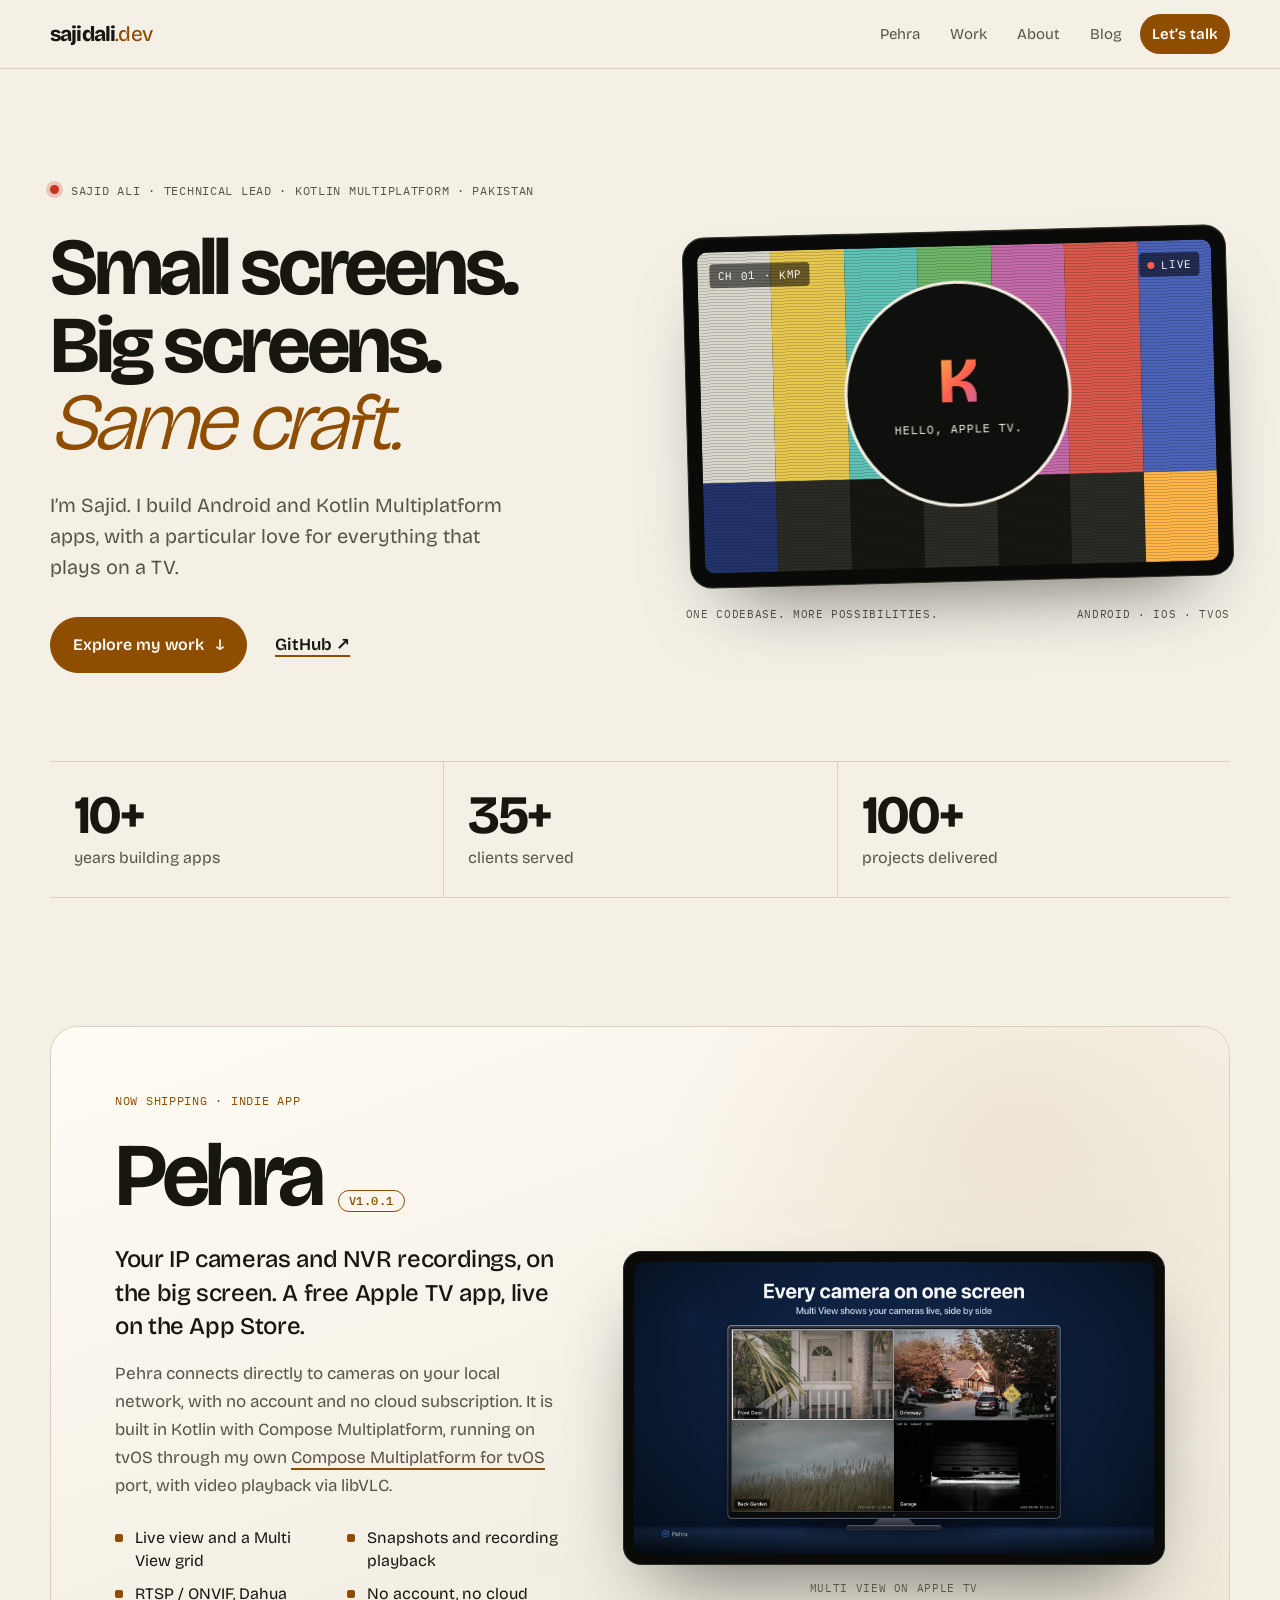
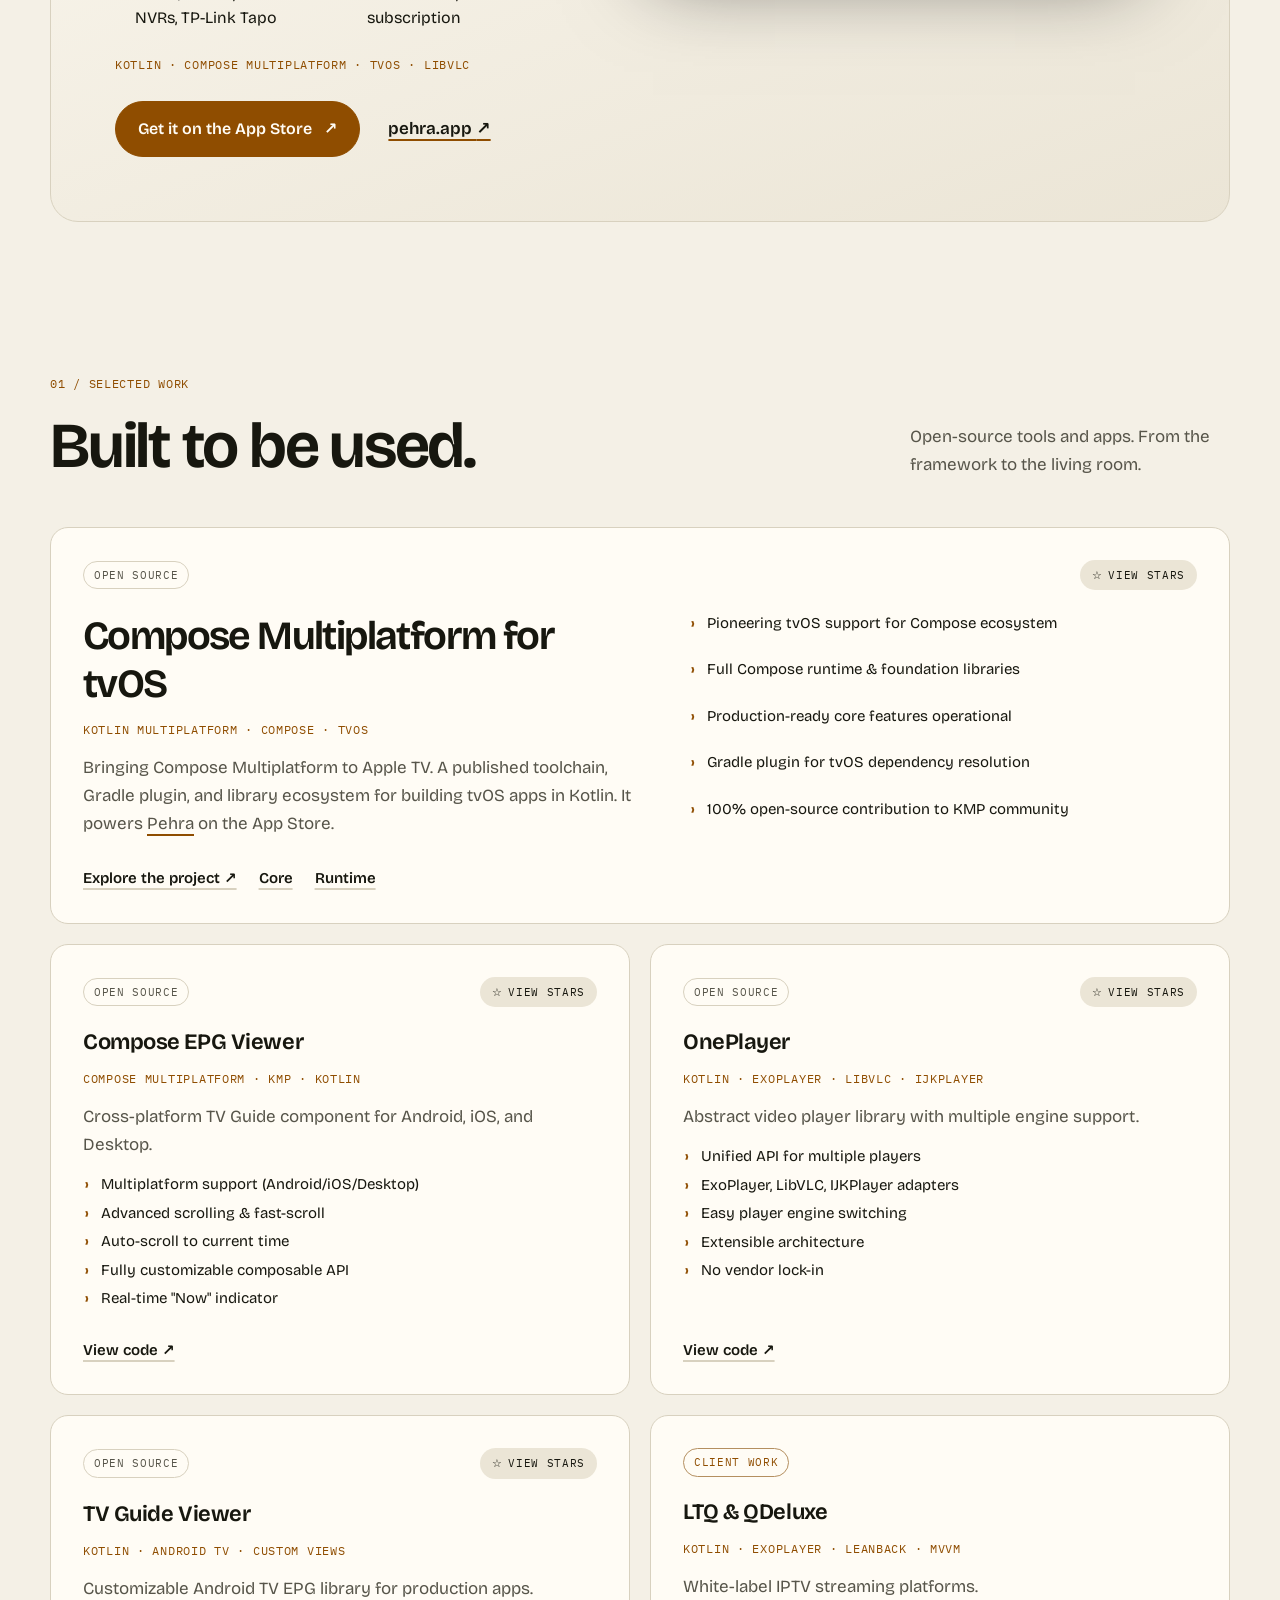
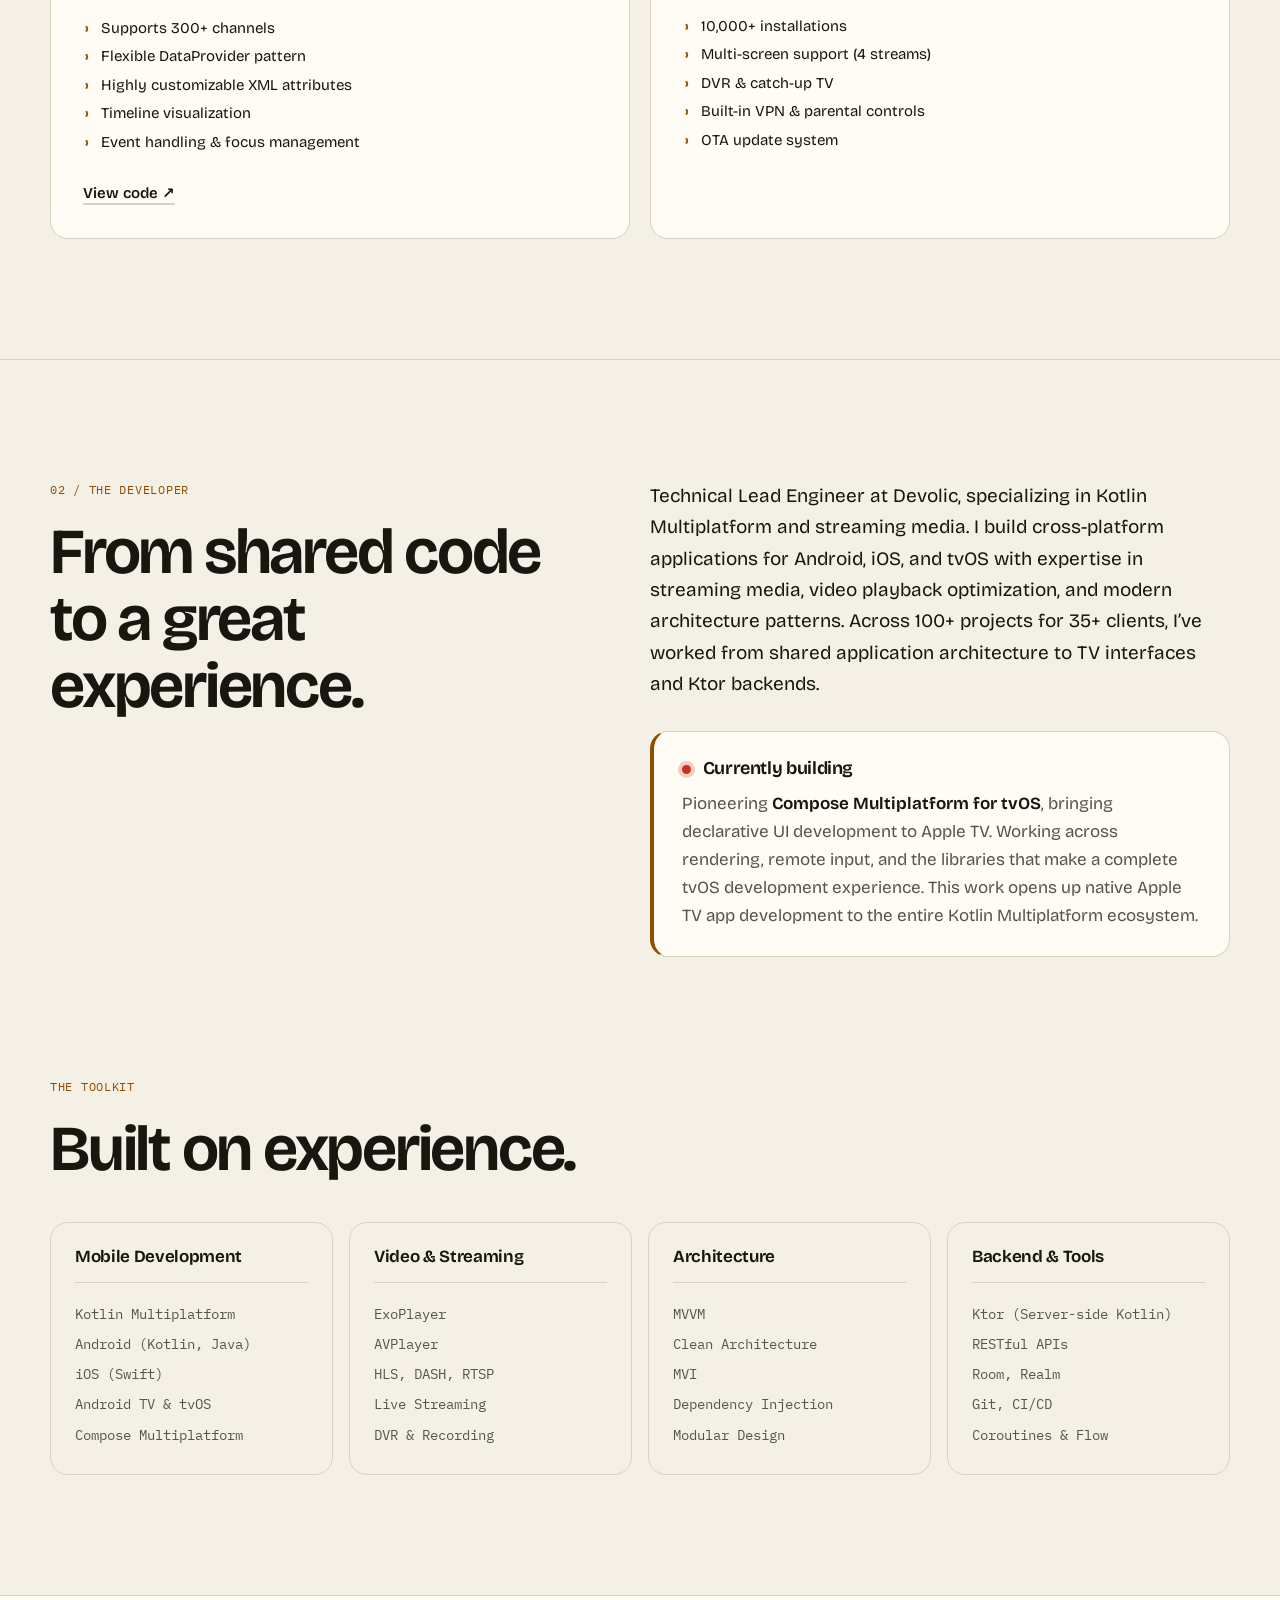
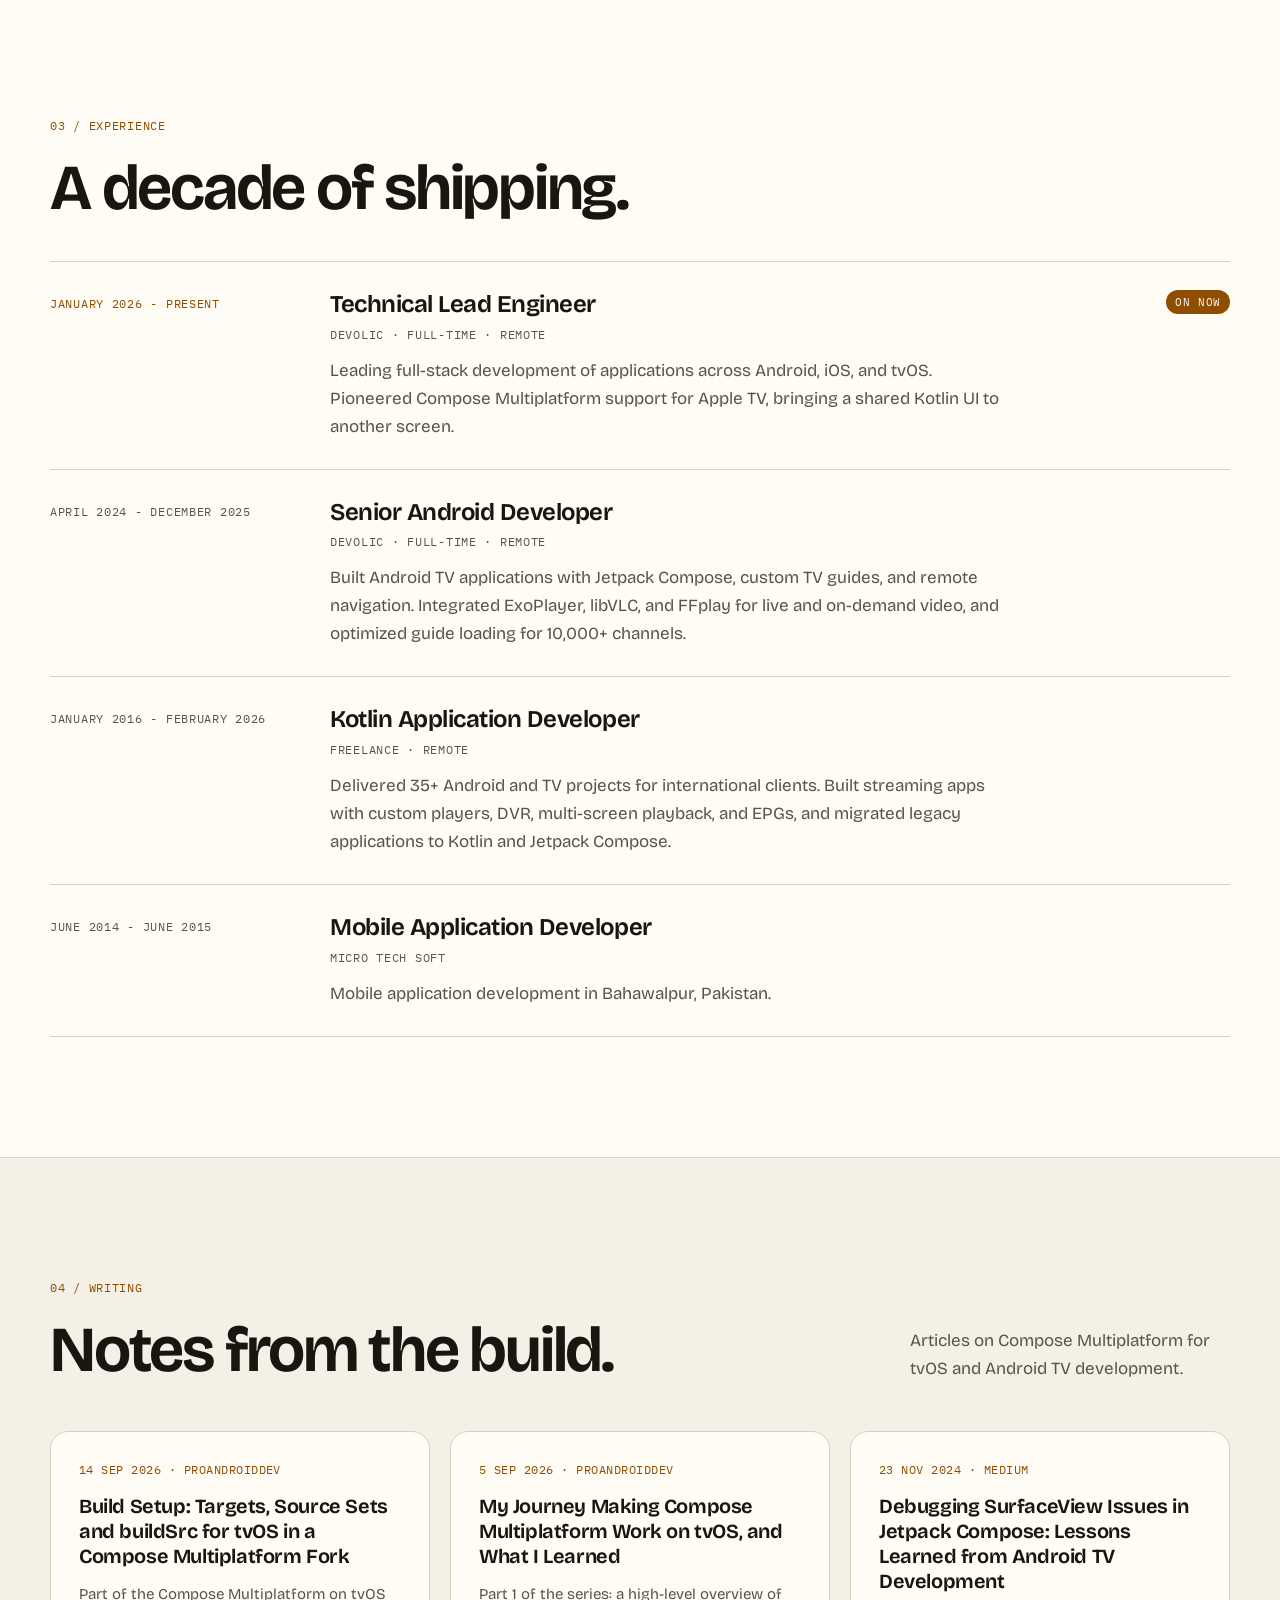
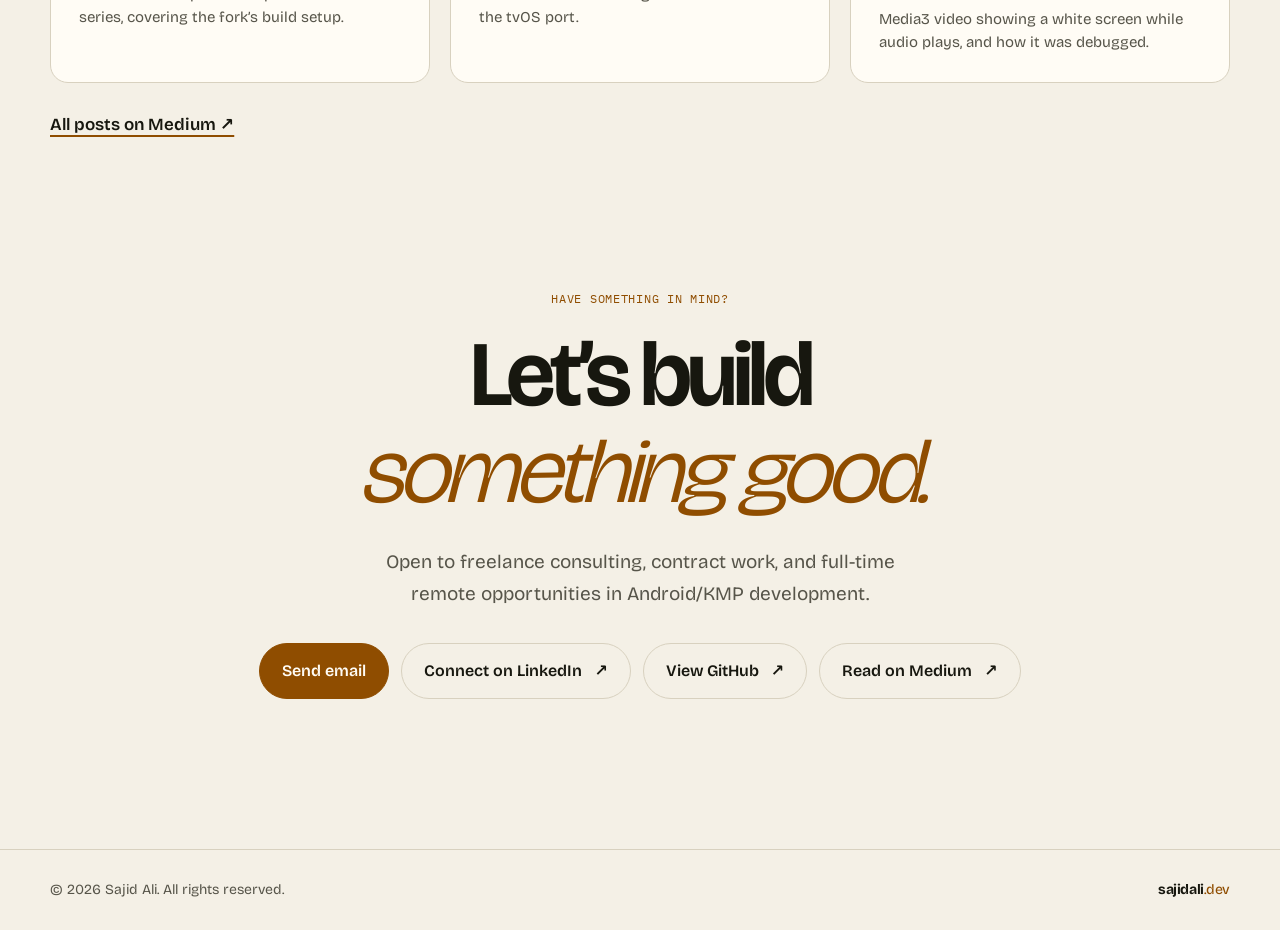
<file: index.html>
<!DOCTYPE html>
<html lang="en">
<head>
    <meta charset="UTF-8">
    <meta name="viewport" content="width=device-width, initial-scale=1.0">
    <meta name="description" content="Sajid Ali - Technical Lead & Kotlin Multiplatform Engineer with 10+ years experience. Creator of Compose Multiplatform for tvOS and Pehra for Apple TV.">
    <meta name="color-scheme" content="dark light">
    <meta name="theme-color" content="#0f100d" media="(prefers-color-scheme: dark)">
    <meta name="theme-color" content="#f4f0e6" media="(prefers-color-scheme: light)">
    <link rel="canonical" href="https://sajidali.dev/">

    <!-- Google Analytics 4 -->
    <script async src="https://www.googletagmanager.com/gtag/js?id=G-HDCVKJ8803"></script>
    <script>
        window.dataLayer = window.dataLayer || [];
        function gtag(){dataLayer.push(arguments);}
        gtag('js', new Date());
        gtag('config', 'G-HDCVKJ8803');
    </script>

    <!-- Open Graph / Social Media -->
    <meta property="og:type" content="website">
    <meta property="og:url" content="https://sajidali.dev/">
    <meta property="og:title" content="Sajid Ali, Kotlin Multiplatform &amp; Android TV Engineer">
    <meta property="og:description" content="Technical Lead Engineer building Kotlin Multiplatform apps for Android, iOS, and tvOS. Creator of Compose Multiplatform for tvOS and Pehra, a camera viewer for Apple TV.">
    <meta property="og:site_name" content="Sajid Ali Portfolio">
    <meta property="og:image" content="https://sajidali.dev/assets/og-card.png">
    <meta property="og:image:type" content="image/png">
    <meta property="og:image:width" content="1200">
    <meta property="og:image:height" content="630">
    <meta property="og:image:alt" content="Sajid Ali, Kotlin Multiplatform and Android TV Engineer, sajidali.dev">

    <!-- Twitter Card -->
    <meta name="twitter:card" content="summary_large_image">
    <meta name="twitter:url" content="https://sajidali.dev/">
    <meta name="twitter:title" content="Sajid Ali, Kotlin Multiplatform &amp; Android TV Engineer">
    <meta name="twitter:description" content="Technical Lead Engineer building Kotlin Multiplatform apps for Android, iOS, and tvOS. Creator of Compose Multiplatform for tvOS and Pehra, a camera viewer for Apple TV.">
    <meta name="twitter:image" content="https://sajidali.dev/assets/og-card.png">
    <meta name="twitter:image:alt" content="Sajid Ali, Kotlin Multiplatform and Android TV Engineer, sajidali.dev">

    <!-- Favicon -->
    <link rel="icon" href="data:image/svg+xml,<svg xmlns='http://www.w3.org/2000/svg' viewBox='0 0 100 100'><rect width='100' height='100' rx='18' fill='%230f100d'/><text x='50' y='52' font-family='Arial,sans-serif' font-size='46' font-weight='bold' fill='%23ffb547' text-anchor='middle' dominant-baseline='central'>SA</text></svg>">

    <title>Sajid Ali, Kotlin Multiplatform &amp; Android TV Engineer</title>

    <!-- Structured Data -->
    <script type="application/ld+json">
    {
        "@context": "https://schema.org",
        "@graph": [
            {
                "@type": "Person",
                "@id": "https://sajidali.dev/#person",
                "name": "Sajid Ali",
                "jobTitle": "Technical Lead Engineer",
                "url": "https://sajidali.dev/",
                "image": "https://sajidali.dev/assets/og-card.png",
                "sameAs": [
                    "https://github.com/sajidalidev",
                    "https://linkedin.com/in/sajidalidev",
                    "https://sajidalidev.medium.com/"
                ],
                "email": "sajid@sajidali.dev",
                "worksFor": {
                    "@type": "Organization",
                    "name": "Devolic"
                },
                "alumniOf": {
                    "@type": "Organization",
                    "name": "Islamia University Bahawalpur"
                },
                "knowsAbout": [
                    "Kotlin Multiplatform",
                    "Android Development",
                    "iOS Development",
                    "tvOS Development",
                    "Compose Multiplatform",
                    "ExoPlayer",
                    "Video Streaming",
                    "IPTV"
                ]
            },
            {
                "@type": "WebSite",
                "@id": "https://sajidali.dev/#website",
                "url": "https://sajidali.dev/",
                "name": "Sajid Ali",
                "inLanguage": "en",
                "author": { "@id": "https://sajidali.dev/#person" },
                "publisher": { "@id": "https://sajidali.dev/#person" }
            },
            {
                "@type": "SoftwareApplication",
                "@id": "https://pehra.app/#app",
                "name": "Pehra",
                "description": "View IP cameras and NVR recordings on Apple TV, with no account and no cloud subscription.",
                "operatingSystem": "tvOS",
                "applicationCategory": "UtilitiesApplication",
                "url": "https://pehra.app/",
                "sameAs": "https://apps.apple.com/us/app/pehra/id6808605595",
                "offers": {
                    "@type": "Offer",
                    "price": "0",
                    "priceCurrency": "USD"
                },
                "author": { "@id": "https://sajidali.dev/#person" }
            }
        ]
    }
    </script>

    <link rel="preconnect" href="https://fonts.googleapis.com">
    <link rel="preconnect" href="https://fonts.gstatic.com" crossorigin>
    <link rel="stylesheet" href="https://fonts.googleapis.com/css2?family=Bricolage+Grotesque:opsz,wght@12..96,400..800&family=IBM+Plex+Mono:wght@400;500&display=swap">
    <link rel="stylesheet" href="/assets/portfolio.css">
    <script src="/assets/github-stars.js" defer></script>
</head>
<body>
    <a class="skip-link" href="#main">Skip to content</a>
    <header class="site-header">
        <nav class="container nav" aria-label="Main navigation">
            <a class="wordmark" href="#top">sajidali<span>.dev</span></a>
            <ul>
                <li><a href="#pehra">Pehra</a></li>
                <li><a href="#work">Work</a></li>
                <li><a href="#about">About</a></li>
                <li><a href="https://sajidalidev.medium.com/" target="_blank" rel="me noopener">Blog</a></li>
                <li><a class="nav-cta" href="#contact">Let’s talk</a></li>
            </ul>
        </nav>
    </header>

    <main id="main">
        <section class="hero container" id="top" aria-labelledby="hero-title">
            <div class="hero-copy">
                <p class="kicker"><span class="on-air" aria-hidden="true"></span>Sajid Ali · Technical Lead · Kotlin Multiplatform · Pakistan</p>
                <h1 id="hero-title">Small screens.<br>Big screens.<br><em>Same craft.</em></h1>
                <p class="hero-intro">I’m Sajid. I build Android and Kotlin Multiplatform apps, with a particular love for everything that plays on a TV.</p>
                <div class="hero-actions">
                    <a class="button" href="#work">Explore my work <span aria-hidden="true">↓</span></a>
                    <a class="text-link" href="https://github.com/sajidalidev" rel="me">GitHub <span aria-hidden="true">↗</span></a>
                </div>
            </div>
            <div class="hero-art" role="img" aria-label="Illustration of a television test card reading Hello, Apple TV, for Android, iOS and tvOS">
                <div class="tv">
                    <div class="tv-screen">
                        <div class="bars"><i></i><i></i><i></i><i></i><i></i><i></i><i></i></div>
                        <div class="bars-low"><i></i><i></i><i></i><i></i><i></i><i></i><i></i></div>
                        <div class="test-disc"><span class="disc-k">K</span><span class="disc-label">Hello, Apple TV.</span></div>
                        <span class="osd osd-tl">CH 01 · KMP</span>
                        <span class="osd osd-tr"><span class="rec" aria-hidden="true"></span>LIVE</span>
                    </div>
                </div>
                <div class="tv-caption"><span>One codebase. More possibilities.</span><span>Android · iOS · tvOS</span></div>
            </div>
        </section>

        <div class="container stats" role="list">
            <p role="listitem"><strong>10+</strong> years building apps</p>
            <p role="listitem"><strong>35+</strong> clients served</p>
            <p role="listitem"><strong>100+</strong> projects delivered</p>
        </div>

        <section class="spotlight" id="pehra" aria-labelledby="pehra-title">
            <div class="container spotlight-inner">
                <div class="spotlight-copy">
                    <p class="eyebrow">Now shipping · Indie app</p>
                    <h2 id="pehra-title">Pehra<span class="version">v1.0.1</span></h2>
                    <p class="spotlight-lede">Your IP cameras and NVR recordings, on the big screen. A free Apple TV app, live on the App Store.</p>
                    <p>Pehra connects directly to cameras on your local network, with no account and no cloud subscription. It is built in Kotlin with Compose Multiplatform, running on tvOS through my own <a class="inline-link" href="#compose-tvos">Compose Multiplatform for tvOS</a> port, with video playback via libVLC.</p>
                    <ul class="feature-list">
                        <li>Live view and a Multi View grid</li>
                        <li>Snapshots and recording playback</li>
                        <li>RTSP / ONVIF, Dahua NVRs, TP-Link Tapo</li>
                        <li>No account, no cloud subscription</li>
                    </ul>
                    <p class="project-tech">Kotlin · Compose Multiplatform · tvOS · libVLC</p>
                    <div class="spotlight-actions">
                        <a class="button" href="https://apps.apple.com/us/app/pehra/id6808605595" target="_blank" rel="noopener noreferrer">Get it on the App Store <span aria-hidden="true">↗</span></a>
                        <a class="text-link" href="https://pehra.app/" target="_blank" rel="noopener noreferrer">pehra.app <span aria-hidden="true">↗</span></a>
                    </div>
                </div>
                <figure class="spotlight-media">
                    <div class="bezel">
                        <img src="/pehra/multiview-grid.jpg" width="1600" height="900" loading="lazy" decoding="async" alt="Pehra on Apple TV showing a Multi View grid of live camera feeds">
                    </div>
                    <figcaption>Multi View on Apple TV</figcaption>
                </figure>
            </div>
        </section>

        <section class="projects" id="work" aria-labelledby="work-title">
            <div class="container">
                <div class="section-heading">
                    <div><p class="eyebrow">01 / Selected work</p><h2 id="work-title">Built to be used.</h2></div>
                    <p>Open-source tools and apps. From the framework to the living room.</p>
                </div>
                <div class="project-grid">
                    <article class="project-card featured" id="compose-tvos">
                        <div class="card-top">
                            <span class="project-badge">Open Source</span>
                            <a class="github-stars" data-repo="sajidalidev/compose-tvos" href="https://github.com/sajidalidev/compose-tvos/stargazers" aria-label="View compose-tvos stargazers"><span aria-hidden="true">☆</span> <span data-star-count>GitHub stars</span></a>
                        </div>
                        <div class="featured-body">
                            <div>
                                <h3>Compose Multiplatform for tvOS</h3>
                                <p class="project-tech">Kotlin Multiplatform · Compose · tvOS</p>
                                <p>Bringing Compose Multiplatform to Apple TV. A published toolchain, Gradle plugin, and library ecosystem for building tvOS apps in Kotlin. It powers <a class="inline-link" href="#pehra">Pehra</a> on the App Store.</p>
                            </div>
                            <ul>
                                <li>Pioneering tvOS support for Compose ecosystem</li>
                                <li>Full Compose runtime &amp; foundation libraries</li>
                                <li>Production-ready core features operational</li>
                                <li>Gradle plugin for tvOS dependency resolution</li>
                                <li>100% open-source contribution to KMP community</li>
                            </ul>
                        </div>
                        <div class="project-links">
                            <a href="https://github.com/sajidalidev/compose-tvos">Explore the project <span aria-hidden="true">↗</span></a>
                            <a href="https://github.com/sajidalidev/compose-multiplatform-core" target="_blank" rel="noopener noreferrer">Core</a>
                            <a href="https://github.com/sajidalidev/compose-multiplatform" target="_blank" rel="noopener noreferrer">Runtime</a>
                        </div>
                    </article>

                    <article class="project-card">
                        <div class="card-top">
                            <span class="project-badge">Open Source</span>
                            <a class="github-stars" data-repo="sajidalidev/compose-epg-viewer" href="https://github.com/sajidalidev/compose-epg-viewer/stargazers" aria-label="View compose-epg-viewer stargazers"><span aria-hidden="true">☆</span> <span data-star-count>GitHub stars</span></a>
                        </div>
                        <h3>Compose EPG Viewer</h3>
                        <p class="project-tech">Compose Multiplatform · KMP · Kotlin</p>
                        <p>Cross-platform TV Guide component for Android, iOS, and Desktop.</p>
                        <ul>
                            <li>Multiplatform support (Android/iOS/Desktop)</li>
                            <li>Advanced scrolling &amp; fast-scroll</li>
                            <li>Auto-scroll to current time</li>
                            <li>Fully customizable composable API</li>
                            <li>Real-time "Now" indicator</li>
                        </ul>
                        <div class="project-links">
                            <a href="https://github.com/sajidalidev/compose-epg-viewer" target="_blank" rel="noopener noreferrer">View code <span aria-hidden="true">↗</span></a>
                        </div>
                    </article>

                    <article class="project-card">
                        <div class="card-top">
                            <span class="project-badge">Open Source</span>
                            <a class="github-stars" data-repo="sajidalidev/OnePlayer" href="https://github.com/sajidalidev/OnePlayer/stargazers" aria-label="View OnePlayer stargazers"><span aria-hidden="true">☆</span> <span data-star-count>GitHub stars</span></a>
                        </div>
                        <h3>OnePlayer</h3>
                        <p class="project-tech">Kotlin · ExoPlayer · LibVLC · IJKPlayer</p>
                        <p>Abstract video player library with multiple engine support.</p>
                        <ul>
                            <li>Unified API for multiple players</li>
                            <li>ExoPlayer, LibVLC, IJKPlayer adapters</li>
                            <li>Easy player engine switching</li>
                            <li>Extensible architecture</li>
                            <li>No vendor lock-in</li>
                        </ul>
                        <div class="project-links">
                            <a href="https://github.com/sajidalidev/OnePlayer" target="_blank" rel="noopener noreferrer">View code <span aria-hidden="true">↗</span></a>
                        </div>
                    </article>

                    <article class="project-card">
                        <div class="card-top">
                            <span class="project-badge">Open Source</span>
                            <a class="github-stars" data-repo="sajidalidev/TV-Guide" href="https://github.com/sajidalidev/TV-Guide/stargazers" aria-label="View TV-Guide stargazers"><span aria-hidden="true">☆</span> <span data-star-count>GitHub stars</span></a>
                        </div>
                        <h3>TV Guide Viewer</h3>
                        <p class="project-tech">Kotlin · Android TV · Custom Views</p>
                        <p>Customizable Android TV EPG library for production apps.</p>
                        <ul>
                            <li>Supports 300+ channels</li>
                            <li>Flexible DataProvider pattern</li>
                            <li>Highly customizable XML attributes</li>
                            <li>Timeline visualization</li>
                            <li>Event handling &amp; focus management</li>
                        </ul>
                        <div class="project-links">
                            <a href="https://github.com/sajidalidev/TV-Guide" target="_blank" rel="noopener noreferrer">View code <span aria-hidden="true">↗</span></a>
                        </div>
                    </article>

                    <article class="project-card client">
                        <div class="card-top">
                            <span class="project-badge badge-client">Client Work</span>
                        </div>
                        <h3>LTQ &amp; QDeluxe</h3>
                        <p class="project-tech">Kotlin · ExoPlayer · Leanback · MVVM</p>
                        <p>White-label IPTV streaming platforms.</p>
                        <ul>
                            <li>10,000+ installations</li>
                            <li>Multi-screen support (4 streams)</li>
                            <li>DVR &amp; catch-up TV</li>
                            <li>Built-in VPN &amp; parental controls</li>
                            <li>OTA update system</li>
                        </ul>
                    </article>
                </div>
            </div>
        </section>

        <section class="about" id="about" aria-labelledby="about-title">
            <div class="container about-grid">
                <div>
                    <p class="eyebrow">02 / The developer</p>
                    <h2 id="about-title">From shared code<br>to a great experience.</h2>
                </div>
                <div class="about-copy">
                    <p>Technical Lead Engineer at Devolic, specializing in Kotlin Multiplatform and streaming media. I build cross-platform applications for Android, iOS, and tvOS with expertise in streaming media, video playback optimization, and modern architecture patterns. Across 100+ projects for 35+ clients, I’ve worked from shared application architecture to TV interfaces and Ktor backends.</p>
                    <div class="current-focus">
                        <h3><span class="rec" aria-hidden="true"></span>Currently building</h3>
                        <p>Pioneering <strong>Compose Multiplatform for tvOS</strong>, bringing declarative UI development to Apple TV. Working across rendering, remote input, and the libraries that make a complete tvOS development experience. This work opens up native Apple TV app development to the entire Kotlin Multiplatform ecosystem.</p>
                    </div>
                </div>
            </div>
        </section>

        <section class="skills" aria-labelledby="skills-title">
            <div class="container">
                <p class="eyebrow">The toolkit</p>
                <h2 id="skills-title">Built on experience.</h2>
                <div class="skills-grid">
                    <div class="skill-category">
                        <h3>Mobile Development</h3>
                        <ul>
                            <li>Kotlin Multiplatform</li>
                            <li>Android (Kotlin, Java)</li>
                            <li>iOS (Swift)</li>
                            <li>Android TV &amp; tvOS</li>
                            <li>Compose Multiplatform</li>
                        </ul>
                    </div>
                    <div class="skill-category">
                        <h3>Video &amp; Streaming</h3>
                        <ul>
                            <li>ExoPlayer</li>
                            <li>AVPlayer</li>
                            <li>HLS, DASH, RTSP</li>
                            <li>Live Streaming</li>
                            <li>DVR &amp; Recording</li>
                        </ul>
                    </div>
                    <div class="skill-category">
                        <h3>Architecture</h3>
                        <ul>
                            <li>MVVM</li>
                            <li>Clean Architecture</li>
                            <li>MVI</li>
                            <li>Dependency Injection</li>
                            <li>Modular Design</li>
                        </ul>
                    </div>
                    <div class="skill-category">
                        <h3>Backend &amp; Tools</h3>
                        <ul>
                            <li>Ktor (Server-side Kotlin)</li>
                            <li>RESTful APIs</li>
                            <li>Room, Realm</li>
                            <li>Git, CI/CD</li>
                            <li>Coroutines &amp; Flow</li>
                        </ul>
                    </div>
                </div>
            </div>
        </section>

        <section class="experience" aria-labelledby="experience-title">
            <div class="container">
                <p class="eyebrow">03 / Experience</p>
                <h2 id="experience-title">A decade of shipping.</h2>
                <ol class="guide">
                    <li class="guide-row now">
                        <p class="date">January 2026 - Present</p>
                        <div>
                            <h3>Technical Lead Engineer</h3>
                            <p class="company">Devolic · Full-time · Remote</p>
                            <p>Leading full-stack development of applications across Android, iOS, and tvOS. Pioneered Compose Multiplatform support for Apple TV, bringing a shared Kotlin UI to another screen.</p>
                        </div>
                    </li>
                    <li class="guide-row">
                        <p class="date">April 2024 - December 2025</p>
                        <div>
                            <h3>Senior Android Developer</h3>
                            <p class="company">Devolic · Full-time · Remote</p>
                            <p>Built Android TV applications with Jetpack Compose, custom TV guides, and remote navigation. Integrated ExoPlayer, libVLC, and FFplay for live and on-demand video, and optimized guide loading for 10,000+ channels.</p>
                        </div>
                    </li>
                    <li class="guide-row">
                        <p class="date">January 2016 - February 2026</p>
                        <div>
                            <h3>Kotlin Application Developer</h3>
                            <p class="company">Freelance · Remote</p>
                            <p>Delivered 35+ Android and TV projects for international clients. Built streaming apps with custom players, DVR, multi-screen playback, and EPGs, and migrated legacy applications to Kotlin and Jetpack Compose.</p>
                        </div>
                    </li>
                    <li class="guide-row">
                        <p class="date">June 2014 - June 2015</p>
                        <div>
                            <h3>Mobile Application Developer</h3>
                            <p class="company">Micro Tech Soft</p>
                            <p>Mobile application development in Bahawalpur, Pakistan.</p>
                        </div>
                    </li>
                </ol>
            </div>
        </section>

        <section class="writing" id="writing" aria-labelledby="writing-title">
            <div class="container">
                <div class="section-heading">
                    <div><p class="eyebrow">04 / Writing</p><h2 id="writing-title">Notes from the build.</h2></div>
                    <p>Articles on Compose Multiplatform for tvOS and Android TV development.</p>
                </div>
                <div class="post-grid">
                    <article class="post-card">
                        <p class="post-meta"><time datetime="2026-09-14">14 Sep 2026</time> · ProAndroidDev</p>
                        <h3><a href="https://proandroiddev.com/build-setup-targets-source-sets-and-buildsrc-for-tvos-in-a-compose-multiplatform-fork-4d9caafa30a8" target="_blank" rel="noopener">Build Setup: Targets, Source Sets and buildSrc for tvOS in a Compose Multiplatform Fork</a></h3>
                        <p>Part of the Compose Multiplatform on tvOS series, covering the fork’s build setup.</p>
                    </article>
                    <article class="post-card">
                        <p class="post-meta"><time datetime="2026-09-05">5 Sep 2026</time> · ProAndroidDev</p>
                        <h3><a href="https://proandroiddev.com/my-journey-making-compose-multiplatform-work-on-tvos-and-what-i-learned-28744910489e" target="_blank" rel="noopener">My Journey Making Compose Multiplatform Work on tvOS, and What I Learned</a></h3>
                        <p>Part 1 of the series: a high-level overview of the tvOS port.</p>
                    </article>
                    <article class="post-card">
                        <p class="post-meta"><time datetime="2024-11-23">23 Nov 2024</time> · Medium</p>
                        <h3><a href="https://sajidalidev.medium.com/debugging-surfaceview-issues-in-jetpack-compose-lessons-learned-from-android-tv-development-334264368967" target="_blank" rel="noopener">Debugging SurfaceView Issues in Jetpack Compose: Lessons Learned from Android TV Development</a></h3>
                        <p>Media3 video showing a white screen while audio plays, and how it was debugged.</p>
                    </article>
                </div>
                <p class="writing-more"><a class="text-link" href="https://sajidalidev.medium.com/" target="_blank" rel="me noopener">All posts on Medium <span aria-hidden="true">↗</span></a></p>
            </div>
        </section>

        <section class="contact" id="contact" aria-labelledby="contact-title">
            <div class="container contact-inner">
                <p class="eyebrow">Have something in mind?</p>
                <h2 id="contact-title">Let’s build<br><em>something good.</em></h2>
                <p>Open to freelance consulting, contract work, and full-time remote opportunities in Android/KMP development.</p>
                <div class="contact-buttons">
                    <a class="button" href="mailto:sajid@sajidali.dev">Send email</a>
                    <a class="button ghost" href="https://linkedin.com/in/sajidalidev" target="_blank" rel="me noopener noreferrer">Connect on LinkedIn <span aria-hidden="true">↗</span></a>
                    <a class="button ghost" href="https://github.com/sajidalidev" target="_blank" rel="me noopener noreferrer">View GitHub <span aria-hidden="true">↗</span></a>
                    <a class="button ghost" href="https://sajidalidev.medium.com/" target="_blank" rel="me noopener">Read on Medium <span aria-hidden="true">↗</span></a>
                </div>
            </div>
        </section>
    </main>

    <footer class="site-footer">
        <div class="container">
            <p>&copy; 2026 Sajid Ali. All rights reserved.</p>
            <p class="sign-off">sajidali<span>.dev</span></p>
        </div>
    </footer>
</body>
</html>
</file>
<file: assets/portfolio.css>
:root {
    --bg: #0f100d;
    --surface: #171914;
    --surface-2: #1f221b;
    --ink: #f1ece1;
    --muted: #a9a697;
    --line: #2e3129;
    --accent: #ffb547;
    --accent-ink: #1b1204;
    --rec: #ff5d4f;
    --glow: rgba(255, 181, 71, .14);
    --display: 'Bricolage Grotesque', 'Avenir Next', system-ui, sans-serif;
    --mono: 'IBM Plex Mono', ui-monospace, 'SF Mono', Menlo, monospace;
    --radius: 18px;
    color-scheme: dark;
}

@media (prefers-color-scheme: light) {
    :root {
        --bg: #f4f0e6;
        --surface: #fffcf5;
        --surface-2: #ebe5d6;
        --ink: #17170f;
        --muted: #57554a;
        --line: #d8d1bf;
        --accent: #8f4d00;
        --accent-ink: #fffcf5;
        --rec: #c8321f;
        --glow: rgba(143, 77, 0, .09);
        color-scheme: light;
    }
}

*, *::before, *::after { box-sizing: border-box; }

html { scroll-behavior: smooth; scroll-padding-top: 88px; -webkit-text-size-adjust: 100%; }

body {
    margin: 0;
    background: var(--bg);
    color: var(--ink);
    font: 400 17px/1.65 var(--display);
    font-optical-sizing: auto;
    overflow-x: hidden;
    -webkit-font-smoothing: antialiased;
}

h1, h2, h3, p, figure, ul, ol { margin: 0; }
ul, ol { padding: 0; list-style: none; }
img { display: block; max-width: 100%; height: auto; }
a { color: inherit; text-decoration: none; }
strong { font-weight: 650; }

h1, h2, h3 { font-family: var(--display); font-weight: 650; letter-spacing: -.035em; line-height: 1.05; }
h2 { font-size: clamp(38px, 5.2vw, 64px); }
h3 { font-size: 22px; letter-spacing: -.02em; line-height: 1.2; }
em { font-style: italic; font-weight: 400; color: var(--accent); }

:focus-visible { outline: 3px solid var(--accent); outline-offset: 4px; border-radius: 4px; }

.container { width: min(1180px, calc(100% - 48px)); margin-inline: auto; }

.skip-link {
    position: absolute; left: 16px; top: -60px; z-index: 20;
    background: var(--accent); color: var(--accent-ink);
    padding: 10px 16px; border-radius: 8px; font-weight: 600;
}
.skip-link:focus { top: 16px; }

.eyebrow, .kicker, .project-tech, .project-badge, .github-stars, .date, .osd, .tv-caption, figcaption, .version, .company {
    font-family: var(--mono);
    font-size: 12px;
    letter-spacing: .06em;
    text-transform: uppercase;
}
.eyebrow { color: var(--accent); margin-bottom: 18px; }

/* Header */
.site-header {
    position: sticky; top: 0; z-index: 10;
    background: color-mix(in srgb, var(--bg) 82%, transparent);
    backdrop-filter: blur(14px);
    -webkit-backdrop-filter: blur(14px);
    border-bottom: 1px solid var(--line);
}
.nav { display: flex; align-items: center; justify-content: space-between; gap: 16px; height: 68px; }
.wordmark { font-weight: 750; font-size: 21px; letter-spacing: -.04em; }
.wordmark span, .sign-off span { color: var(--accent); font-weight: 450; }
.nav ul { display: flex; align-items: center; gap: 6px; }
.nav ul a { display: block; padding: 8px 12px; border-radius: 999px; font-size: 15px; color: var(--muted); transition: color .2s, background .2s; }
.nav ul a:hover { color: var(--ink); background: var(--surface-2); }
.nav ul a.nav-cta { color: var(--accent-ink); background: var(--accent); font-weight: 600; }

/* Buttons & links */
.button {
    display: inline-flex; align-items: center; gap: 12px;
    padding: 14px 22px; border-radius: 999px;
    background: var(--accent); color: var(--accent-ink);
    font-weight: 600; font-size: 16px;
    border: 1px solid var(--accent);
    transition: transform .2s, box-shadow .2s;
}
.button:hover { transform: translateY(-2px); box-shadow: 0 10px 30px -10px var(--accent); }
.button.ghost { background: transparent; color: var(--ink); border-color: var(--line); }
.button.ghost:hover { border-color: var(--ink); box-shadow: none; }
.text-link, .inline-link { text-decoration: underline; text-decoration-color: var(--accent); text-underline-offset: 5px; text-decoration-thickness: 2px; }
.text-link { font-weight: 600; }
.text-link:hover, .inline-link:hover { color: var(--accent); }

/* Hero */
.hero { display: grid; grid-template-columns: 1.05fr 1fr; gap: clamp(32px, 5vw, 72px); align-items: center; padding-block: clamp(56px, 9vw, 112px) clamp(48px, 7vw, 88px); }
.kicker { color: var(--muted); margin-bottom: 28px; line-height: 1.7; }
.kicker .on-air { margin-right: 12px; vertical-align: 1px; }
.on-air, .rec { display: inline-block; width: 9px; height: 9px; border-radius: 50%; background: var(--rec); box-shadow: 0 0 0 4px color-mix(in srgb, var(--rec) 22%, transparent); flex: none; }
.hero h1 { font-size: clamp(48px, 6.3vw, 92px); font-weight: 700; letter-spacing: -.055em; line-height: .96; }
.hero h1 em { font-weight: 300; letter-spacing: -.045em; }
.hero-intro { max-width: 470px; margin: 28px 0 34px; font-size: 20px; color: var(--muted); line-height: 1.55; }
.hero-actions, .spotlight-actions { display: flex; align-items: center; flex-wrap: wrap; gap: 18px 28px; }

.hero-art { position: relative; }
.hero-art::before { content: ""; position: absolute; inset: 8% 0 -4%; background: radial-gradient(closest-side, var(--glow), transparent); z-index: -1; }
.tv { padding: 14px; background: #0a0a08; border-radius: 22px; border: 1px solid #2b2d27; box-shadow: 0 40px 80px -40px rgba(0, 0, 0, .6), inset 0 1px 0 rgba(255, 255, 255, .06); transform: rotate(-1.5deg); }
.tv-screen { position: relative; aspect-ratio: 16 / 10; border-radius: 10px; overflow: hidden; background: #111; isolation: isolate; }
.tv-screen::after { content: ""; position: absolute; inset: 0; background: repeating-linear-gradient(0deg, rgba(0, 0, 0, .16) 0 1px, transparent 1px 3px); pointer-events: none; }
.bars, .bars-low { display: grid; grid-template-columns: repeat(7, 1fr); }
.bars { height: 72%; }
.bars-low { height: 28%; }
.bars i:nth-child(1) { background: #d9d6cb; } .bars i:nth-child(2) { background: #e6c850; }
.bars i:nth-child(3) { background: #5fc2b5; } .bars i:nth-child(4) { background: #6fb567; }
.bars i:nth-child(5) { background: #c46aa8; } .bars i:nth-child(6) { background: #d8584b; }
.bars i:nth-child(7) { background: #4b63b8; }
.bars-low i:nth-child(odd) { background: #16170f; } .bars-low i:nth-child(even) { background: #2a2b24; }
.bars-low i:nth-child(1) { background: #22346b; } .bars-low i:nth-child(7) { background: #ffb547; }
.test-disc {
    position: absolute; left: 50%; top: 46%; translate: -50% -50%;
    width: 44%; aspect-ratio: 1; border-radius: 50%;
    background: #0f100d; border: 3px solid #f1ece1;
    display: grid; place-items: center; align-content: center; gap: 6px;
    color: #f1ece1; text-align: center; z-index: 1;
}
.disc-k { font-weight: 800; font-size: clamp(34px, 5vw, 64px); line-height: 1; letter-spacing: -.06em; background: linear-gradient(135deg, #ffb547, #ff5d4f 55%, #c46aa8); -webkit-background-clip: text; background-clip: text; color: transparent; }
.disc-label { font-family: var(--mono); font-size: clamp(8px, 1vw, 12px); letter-spacing: .08em; text-transform: uppercase; }
.osd { position: absolute; top: 12px; z-index: 2; color: #fff; background: rgba(0, 0, 0, .55); padding: 3px 8px; border-radius: 4px; font-size: 11px; display: inline-flex; align-items: center; gap: 7px; }
.osd-tl { left: 12px; } .osd-tr { right: 12px; }
.osd .rec { width: 7px; height: 7px; box-shadow: none; background: #ff5d4f; }
.tv-caption { display: flex; justify-content: space-between; flex-wrap: wrap; gap: 8px; margin-top: 22px; color: var(--muted); font-size: 11px; }

/* Stats */
.stats { display: grid; grid-template-columns: repeat(3, 1fr); border-block: 1px solid var(--line); }
.stats p { padding: 26px 24px; color: var(--muted); font-size: 16px; }
.stats p + p { border-left: 1px solid var(--line); }
.stats strong { display: block; font-size: clamp(36px, 4.4vw, 54px); color: var(--ink); font-weight: 700; letter-spacing: -.05em; line-height: 1.05; }

/* Pehra spotlight */
.spotlight { padding-block: clamp(72px, 10vw, 128px); }
.spotlight-inner {
    display: grid; grid-template-columns: .9fr 1.1fr; gap: clamp(32px, 5vw, 64px); align-items: center;
    background: linear-gradient(160deg, var(--surface), var(--surface-2));
    border: 1px solid var(--line); border-radius: 28px;
    padding: clamp(24px, 5vw, 64px);
    position: relative; overflow: hidden;
}
.spotlight-inner::before { content: ""; position: absolute; width: 60%; aspect-ratio: 1; right: -12%; top: -30%; background: radial-gradient(closest-side, var(--glow), transparent); pointer-events: none; }
.spotlight-copy, .spotlight-media { position: relative; min-width: 0; }
.spotlight h2 { display: flex; align-items: baseline; flex-wrap: wrap; gap: 6px 16px; font-size: clamp(52px, 7vw, 92px); letter-spacing: -.05em; }
.version { font-size: 12px; letter-spacing: .04em; color: var(--accent); border: 1px solid currentColor; border-radius: 999px; padding: 4px 10px; font-weight: 500; }
.spotlight-lede { font-size: clamp(20px, 2vw, 24px); line-height: 1.4; margin: 20px 0 16px; font-weight: 500; letter-spacing: -.015em; }
.spotlight-copy > p:not(.eyebrow):not(.spotlight-lede):not(.project-tech) { color: var(--muted); }
.feature-list { display: grid; grid-template-columns: 1fr 1fr; gap: 10px 20px; margin: 26px 0; }
.feature-list li { position: relative; padding-left: 20px; font-size: 16px; line-height: 1.45; }
.feature-list li::before { content: ""; position: absolute; left: 0; top: .5em; width: 8px; height: 8px; border-radius: 2px; background: var(--accent); }
.spotlight .project-tech { margin-bottom: 26px; }
.bezel { padding: 10px; background: #0a0a08; border-radius: 18px; border: 1px solid #2b2d27; box-shadow: 0 40px 80px -30px rgba(0, 0, 0, .55); }
.bezel img { border-radius: 9px; width: 100%; }
figcaption { margin-top: 14px; color: var(--muted); font-size: 11px; text-align: center; }

/* Projects */
.projects { padding-block: 24px clamp(72px, 10vw, 120px); }
.section-heading { display: flex; justify-content: space-between; align-items: flex-end; gap: 24px 48px; flex-wrap: wrap; margin-bottom: 48px; }
.section-heading > p { max-width: 320px; color: var(--muted); }
.project-grid { display: grid; grid-template-columns: repeat(2, minmax(0, 1fr)); gap: 20px; }
.project-card {
    display: flex; flex-direction: column; gap: 14px;
    background: var(--surface); border: 1px solid var(--line); border-radius: var(--radius);
    padding: clamp(22px, 3vw, 32px);
    transition: border-color .25s, transform .25s;
}
.project-card:hover, .project-card:focus-within { border-color: color-mix(in srgb, var(--accent) 55%, var(--line)); }
.project-card.featured { grid-column: 1 / -1; }
.featured-body { display: grid; grid-template-columns: 1.1fr 1fr; gap: 16px 48px; }
.featured-body h3 { font-size: clamp(28px, 3.4vw, 40px); letter-spacing: -.04em; margin-bottom: 12px; }
.featured-body .project-tech { margin-bottom: 14px; }
.card-top { display: flex; justify-content: space-between; align-items: center; gap: 12px; flex-wrap: wrap; margin-bottom: 8px; }
.project-badge { color: var(--muted); border: 1px solid var(--line); border-radius: 999px; padding: 4px 10px; font-size: 11px; }
.badge-client { color: var(--accent); border-color: color-mix(in srgb, var(--accent) 50%, var(--line)); }
.github-stars { display: inline-flex; align-items: center; gap: 6px; padding: 6px 12px; border-radius: 999px; background: var(--surface-2); font-size: 11px; transition: color .2s; }
.github-stars:hover { color: var(--accent); }
.project-tech { color: var(--accent); font-size: 12px; }
.project-card > p:not(.project-tech), .featured-body p:not(.project-tech) { color: var(--muted); }
.project-card ul, .featured-body ul { display: grid; gap: 6px; }
.project-card li { position: relative; padding-left: 18px; font-size: 15px; line-height: 1.5; }
.project-card li::before { content: "›"; position: absolute; left: 2px; color: var(--accent); font-weight: 700; }
.project-links { display: flex; flex-wrap: wrap; gap: 8px 22px; margin-top: auto; padding-top: 14px; font-weight: 600; font-size: 15px; }
.project-links a { text-decoration: underline; text-decoration-color: var(--line); text-underline-offset: 5px; text-decoration-thickness: 2px; }
.project-links a:hover { text-decoration-color: var(--accent); color: var(--accent); }

/* About */
.about { padding-block: clamp(72px, 10vw, 120px); border-top: 1px solid var(--line); }
.about-grid { display: grid; grid-template-columns: 1fr 1.1fr; gap: 32px 72px; }
.about-copy > p { font-size: 19px; line-height: 1.65; }
.current-focus { margin-top: 32px; padding: 26px 28px; border-radius: var(--radius); background: var(--surface); border: 1px solid var(--line); border-left: 4px solid var(--accent); }
.current-focus h3 { display: flex; align-items: center; gap: 12px; font-size: 18px; margin-bottom: 10px; }
.current-focus p { color: var(--muted); }
.current-focus strong { color: var(--ink); }

/* Skills */
.skills { padding-block: 0 clamp(72px, 10vw, 120px); }
.skills-grid { display: grid; grid-template-columns: repeat(4, minmax(0, 1fr)); gap: 16px; margin-top: 40px; }
.skill-category { padding: 24px; border-radius: var(--radius); border: 1px solid var(--line); }
.skill-category h3 { font-size: 17px; margin-bottom: 16px; padding-bottom: 14px; border-bottom: 1px solid var(--line); }
.skill-category li { font-family: var(--mono); font-size: 13.5px; color: var(--muted); padding-block: 4px; }

/* Experience as a programme guide */
.experience { padding-block: clamp(72px, 10vw, 120px); background: var(--surface); border-block: 1px solid var(--line); }
.guide { margin-top: 40px; border-top: 1px solid var(--line); }
.guide-row { display: grid; grid-template-columns: 240px 1fr; gap: 12px 40px; padding-block: 28px; border-bottom: 1px solid var(--line); position: relative; }
.guide-row .date { color: var(--muted); padding-top: 4px; }
.guide-row.now .date { color: var(--accent); }
.guide-row.now::before { content: "On now"; position: absolute; right: 0; top: 28px; font-family: var(--mono); font-size: 11px; letter-spacing: .06em; text-transform: uppercase; color: var(--accent-ink); background: var(--accent); padding: 3px 9px; border-radius: 999px; }
.guide-row h3 { font-size: 24px; padding-right: 90px; }
.company { color: var(--muted); margin: 6px 0 12px; font-size: 12px; }
.guide-row div > p:last-child { max-width: 680px; color: var(--muted); }

/* Writing */
.writing { padding-block: clamp(72px, 10vw, 120px) 0; }
.post-grid { display: grid; grid-template-columns: repeat(3, minmax(0, 1fr)); gap: 20px; }
.post-card { display: flex; flex-direction: column; gap: 14px; padding: clamp(22px, 3vw, 28px); border-radius: var(--radius); background: var(--surface); border: 1px solid var(--line); transition: border-color .25s; }
.post-card:hover, .post-card:focus-within { border-color: color-mix(in srgb, var(--accent) 55%, var(--line)); }
.post-meta { font-family: var(--mono); font-size: 12px; letter-spacing: .04em; text-transform: uppercase; color: var(--accent); }
.post-card h3 { font-size: 20px; line-height: 1.25; }
.post-card h3 a:hover { color: var(--accent); }
.post-card > p:last-child { color: var(--muted); font-size: 15px; line-height: 1.55; }
.writing-more { margin-top: 28px; }

/* Contact */
.contact { padding-block: clamp(88px, 12vw, 150px); text-align: center; }
.contact-inner { display: grid; justify-items: center; }
.contact h2 { font-size: clamp(46px, 7.2vw, 96px); letter-spacing: -.055em; }
.contact h2 em { font-weight: 300; }
.contact-inner > p:not(.eyebrow) { max-width: 520px; margin: 26px 0 34px; color: var(--muted); font-size: 19px; }
.contact-buttons { display: flex; flex-wrap: wrap; justify-content: center; gap: 12px; }

/* Footer */
.site-footer { border-top: 1px solid var(--line); padding-block: 28px; color: var(--muted); font-size: 14px; }
.site-footer .container { display: flex; justify-content: space-between; flex-wrap: wrap; gap: 12px; }
.sign-off { font-weight: 700; color: var(--ink); letter-spacing: -.03em; }

/* Motion */
@media (prefers-reduced-motion: no-preference) {
    .on-air, .rec { animation: pulse 1.8s ease-in-out infinite; }
    .hero-copy, .hero-art { animation: rise .8s cubic-bezier(.2, .7, .2, 1) both; }
    .hero-art { animation-delay: .12s; }
    .project-card:hover { transform: translateY(-3px); }
}
@media (prefers-reduced-motion: reduce) {
    html { scroll-behavior: auto; }
    *, *::before, *::after { transition: none !important; }
    .button:hover { transform: none; }
}
@keyframes pulse { 50% { opacity: .35; } }
@keyframes rise { from { opacity: 0; transform: translateY(18px); } }

/* Responsive */
@media (max-width: 960px) {
    .hero, .spotlight-inner, .about-grid, .featured-body { grid-template-columns: 1fr; }
    .hero-art { max-width: 620px; }
    .spotlight-media { order: -1; }
    .skills-grid { grid-template-columns: repeat(2, minmax(0, 1fr)); }
    .post-grid { grid-template-columns: 1fr; }
}
@media (max-width: 720px) {
    body { font-size: 16px; }
    .container { width: calc(100% - 32px); }
    .nav ul li:not(:last-child) { display: none; }
    .project-grid { grid-template-columns: 1fr; }
    .stats { grid-template-columns: 1fr; }
    .stats p { padding: 18px 4px; display: flex; align-items: baseline; gap: 14px; }
    .stats strong { display: inline; min-width: 3.2ch; font-size: 36px; }
    .stats p + p { border-left: 0; border-top: 1px solid var(--line); }
    .guide-row { grid-template-columns: 1fr; gap: 6px; }
    .guide-row.now::before { position: static; justify-self: start; order: -1; }
    .guide-row h3 { padding-right: 0; font-size: 21px; }
    .feature-list { grid-template-columns: 1fr; }
    .hero-intro { font-size: 18px; }
    .spotlight-inner { border-radius: 22px; }
    .current-focus { padding: 22px; }
}
@media (max-width: 420px) {
    .skills-grid { grid-template-columns: 1fr; }
    .tv { padding: 9px; border-radius: 16px; }
    .osd { font-size: 9px; top: 8px; }
    .osd-tl { left: 8px; } .osd-tr { right: 8px; }
    .button { padding: 13px 18px; }
}
</file>
